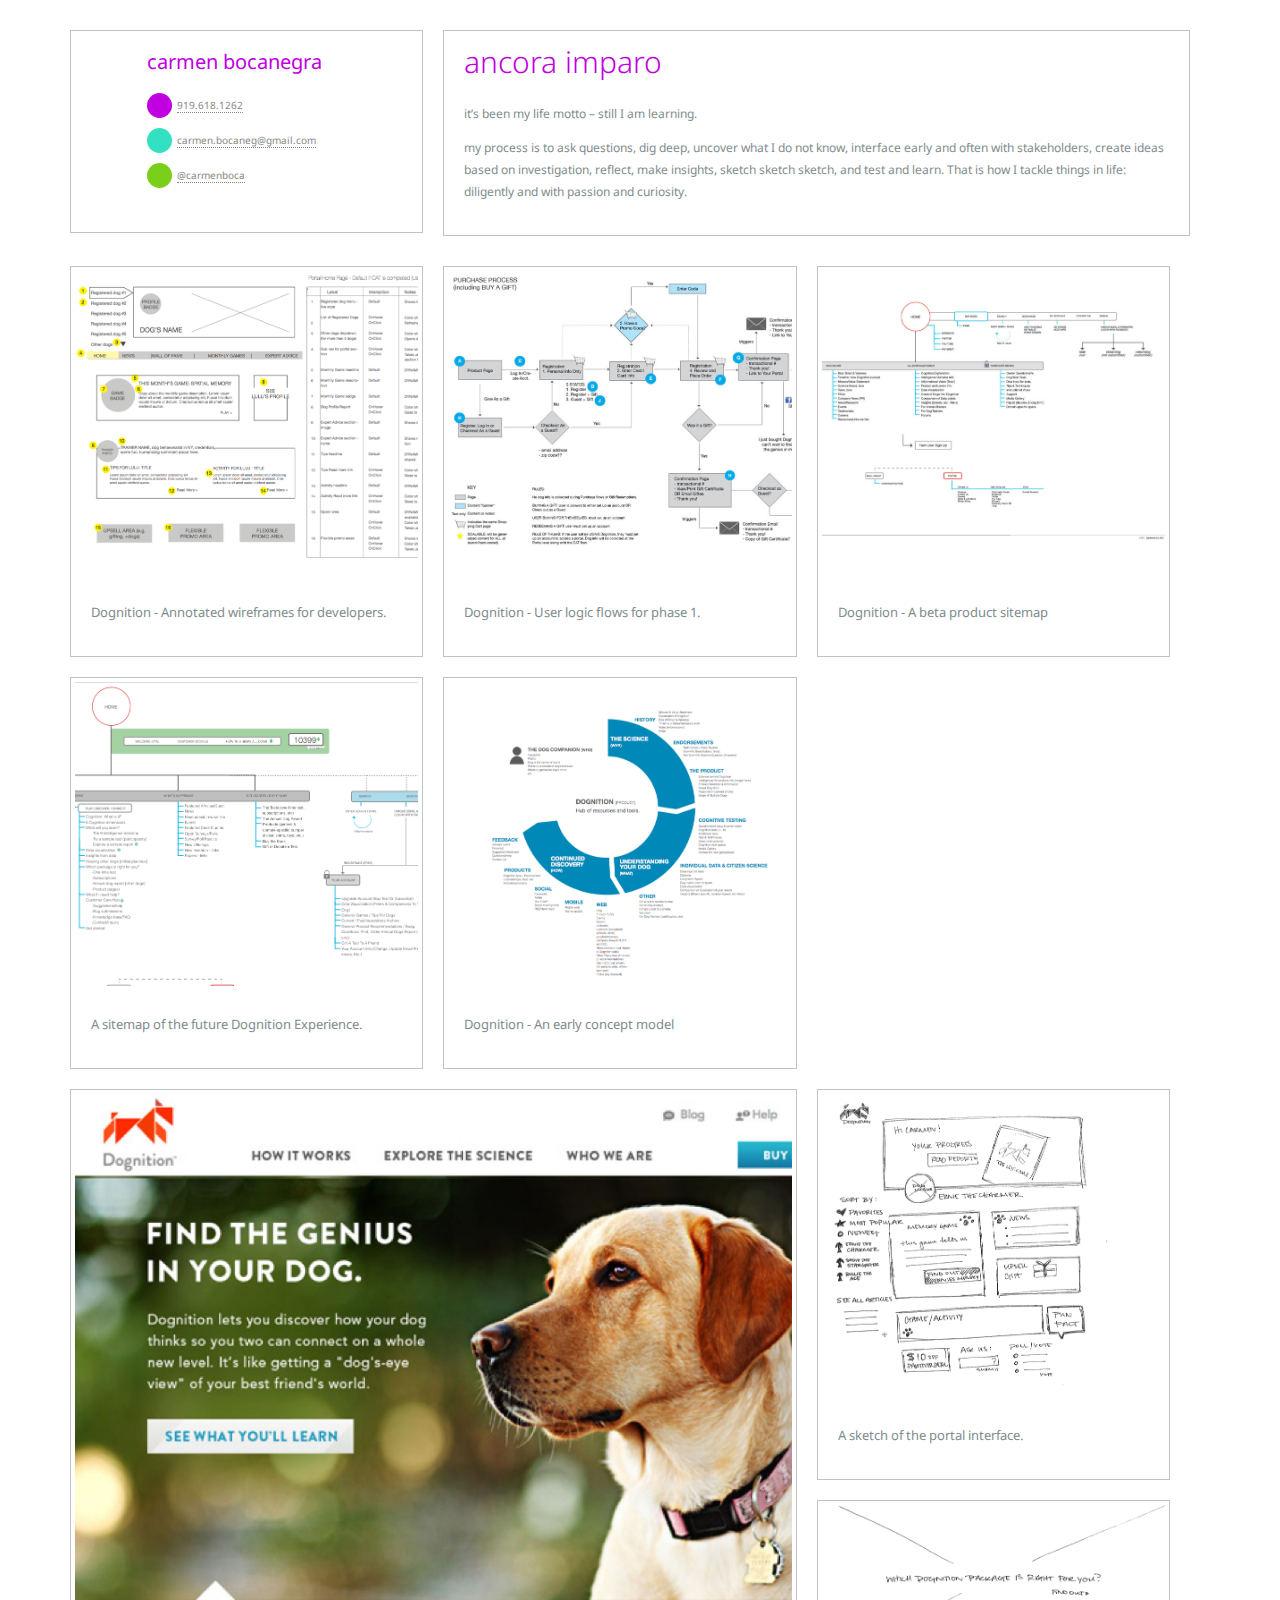
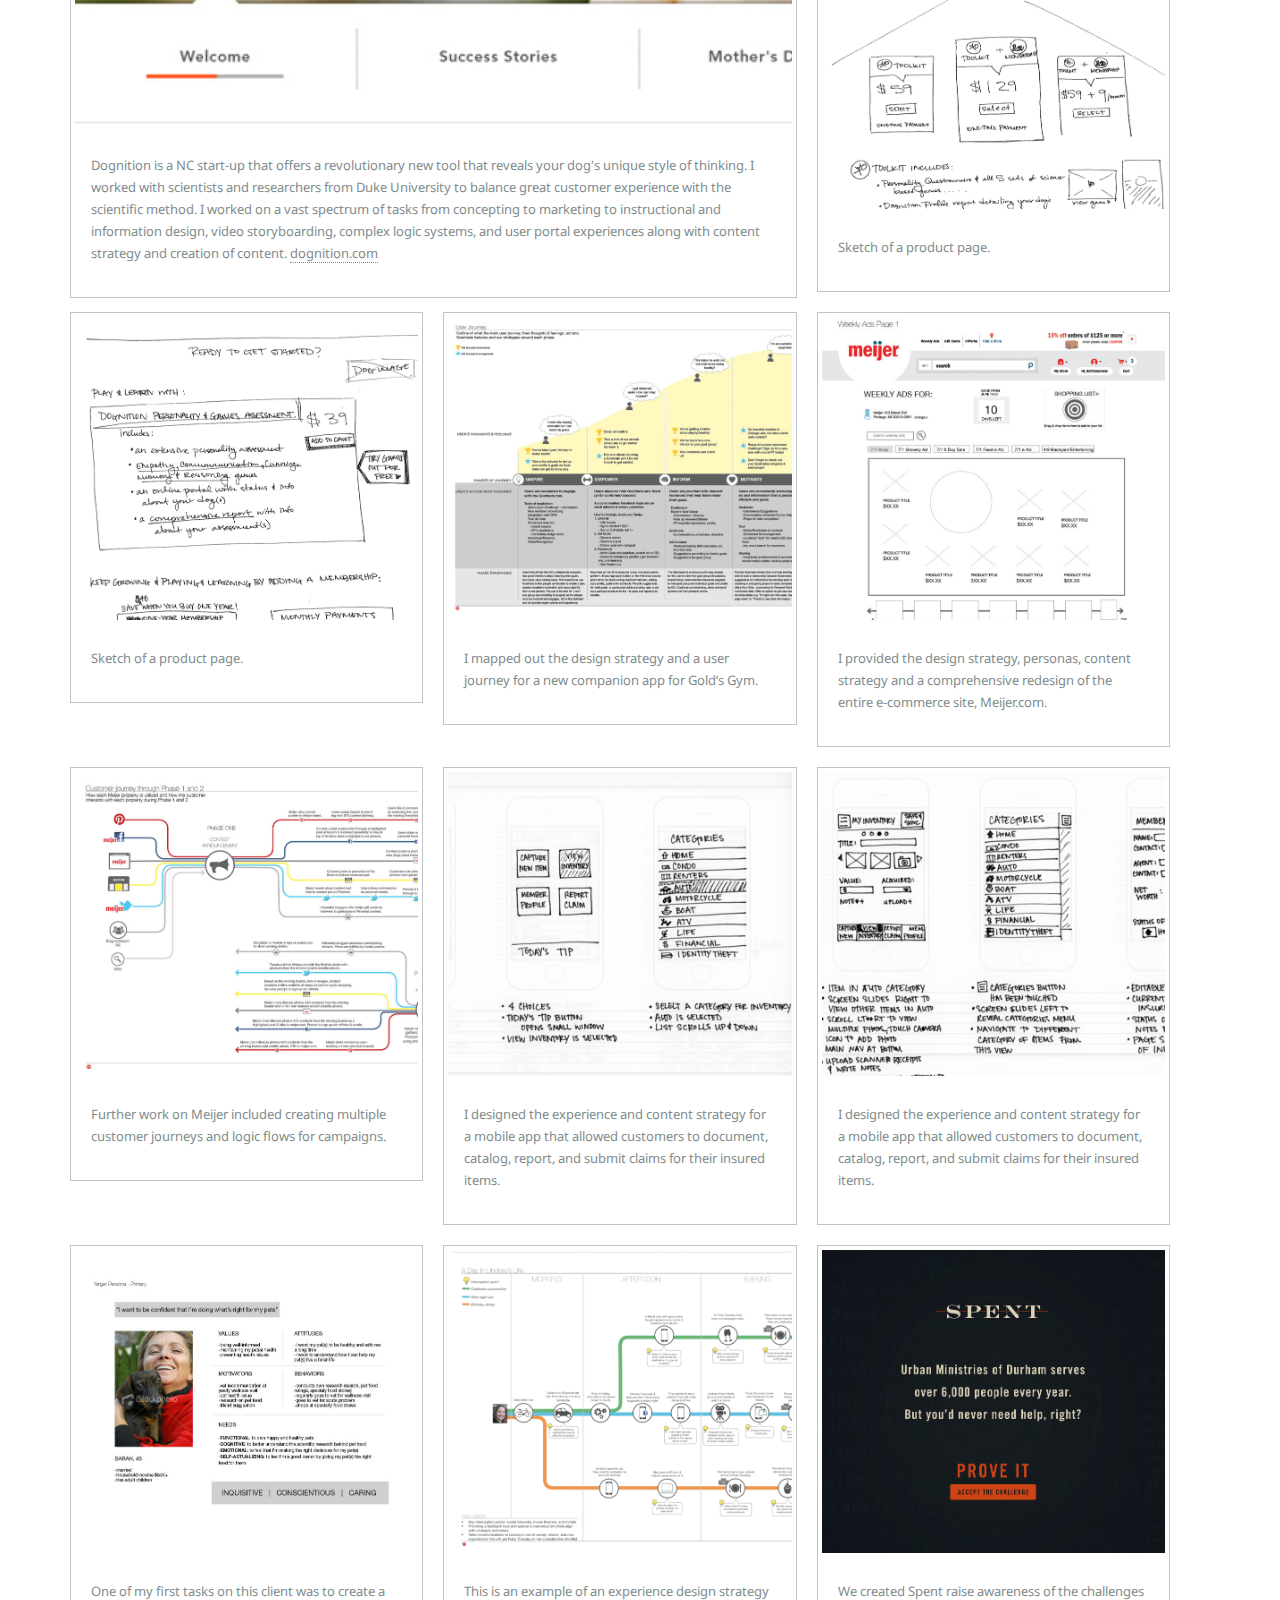
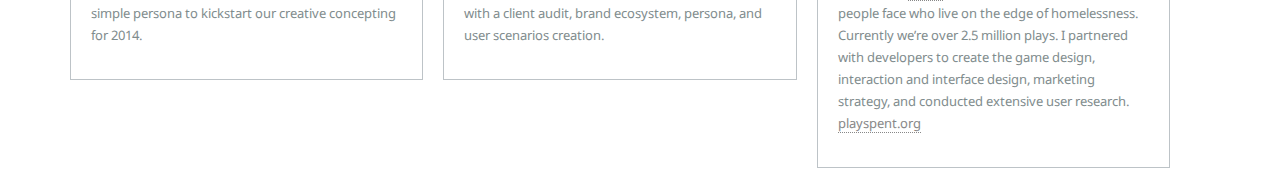
<file: index.html>
<!DOCTYPE html>
<html class="no-js">
    <head>
        <meta charset="utf-8">
        <meta http-equiv="X-UA-Compatible" content="IE=edge,chrome=1">
        <title>Carmen Bocanegra - User Experience Designer</title>
        <meta name="description" content="">
        <meta name="viewport" content="width=device-width">
        <link href='http://fonts.googleapis.com/css?family=Noto+Sans:400,700' rel='stylesheet' type='text/css'>
        <link rel="stylesheet" href="css/normalize.min.css">
        <link rel="stylesheet" href="css/simplegrid.css">
        <link rel="stylesheet" href="css/magnific-popup.css">
        <link rel="stylesheet" href="css/main.css">

        <!--[if lt IE 9]>
            <script src="http://html5shiv.googlecode.com/svn/trunk/html5.js"></script>
        <![endif]-->
    </head>
    <body>

        <div class="grid">

            <div class="col-1-1 header">
                <div class="col-4-12">
                    <section class="logo-section">
                        <div class="centered">
                            <h3>carmen bocanegra</h3>

                            <ul>
                                <li><div class="circle wisteria"></div><a href="tel:919-618-1262">919.618.1262</a></li>
                                <li><div class="circle peter-river"></div><a href="mailto:carmen.bocaneg@gmail.com">carmen.bocaneg@gmail.com</a></li>
                                <li><div class="circle emerald"></div><a href="https://twitter.com/carmenboca">@carmenboca</a></li>
                            </ul> 
                        </div>
                    </section>
                </div>

                <div class="col-8-12">
                    <section class="about-me">
                        <h1>ancora imparo</h1>
                        <p>it’s been my life motto – still I am learning. </p>

                        <p>my process is to ask questions, dig deep, uncover what I do not know, interface early and often with stakeholders, create ideas based on investigation, reflect, make insights, sketch sketch sketch, and test and learn. That is how I tackle things in life: diligently and with passion and curiosity.</p>
                    </section>
                </div>

            </div>

            <div class="col-1-1 projects">
                <!--<div class="col-4-12">
                    <div class="image-container">
                        <a href="/resources/dognition1.pdf" target="_blank"><img src="/imgs/projects/dognition1.jpg" class="images" /></a>
                        <p>Customer journeys of the Dognition Experience.</p>
                    </div>
                </div>-->


                <div class="col-4-12">
                    <div class="image-container">
                    <a href="/resources/dognition3.pdf" target="_blank"><img src="/imgs/projects/dognition3.jpg" class="images" /></a>
                    <p>Dognition - Annotated wireframes for developers.</p>
                    </div>
                </div>
                <div class="col-4-12">
                    <div class="image-container">
                        <a href="/resources/dognition2.jpg" class="image-link" target="_blank"><img src="/imgs/projects/dognition2.jpg" class="images" /></a>
                        <p>Dognition - User logic flows for phase 1.</p>
                    </div>
                </div>                
                <div class="col-4-12">
                    <div class="image-container">
                    <a href="/resources/dognition4.jpg" class="image-link" target="_blank"><img src="/imgs/projects/dognition4.jpg" class="images" /></a>
                    <p>Dognition - A beta product sitemap</p>
                    </div>
                </div>
                <div class="col-4-12">
                    <div class="image-container">
                    <a href="/resources/dognition5.pdf" target="_blank"><img src="/imgs/projects/dognition5.jpg" class="images" /></a>
                    <p>A sitemap of the future Dognition Experience.</p>
                    </div>
                </div>
                <div class="col-4-12">
                    <div class="image-container">
                    <a href="/resources/dognition6.pdf" target="_blank"><img src="/imgs/projects/dognition6.jpg" class="images" /></a>
                    <p>Dognition - An early concept model</p>
                    </div>
                </div> 
                <div class="col-8-12">
                    <div class="image-container">
                    <a href="/resources/dognition7.jpg" class="image-link" target="_blank"><img src="/imgs/projects/dognition7.jpg" class="images" /></a>
                    <p>Dognition is a NC start-up that offers a revolutionary new tool that reveals your dog's unique style of thinking. I worked with scientists and researchers from Duke University to balance great customer experience with the scientific method. I worked on a vast spectrum of tasks from concepting to marketing to instructional and information design, video storyboarding, complex logic systems, and user portal experiences along with content strategy and creation of content. <a href="http://dognition.com" target="_blank">dognition.com</a></p>
                    </div>
                </div>
                <div class="col-4-12">
                    <div class="image-container">
                    <a href="/resources/sketch1.jpg" class="image-link" target="_blank"><img src="/imgs/projects/sketch1.jpg" class="images" /></a>
                    <p>A sketch of the portal interface.</p>
                    </div>
                </div>
                <div class="col-4-12">
                    <div class="image-container">
                    <a href="/resources/sketch2.jpg" class="image-link" target="_blank"><img src="/imgs/projects/sketch2.jpg" class="images" /></a>
                    <p>Sketch of a product page.</p>
                    </div>
                </div>                                
                <div class="col-4-12">
                    <div class="image-container">
                    <a href="/resources/sketch3.jpg" class="image-link" target="_blank"><img src="/imgs/projects/sketch3.jpg" class="images" /></a>
                    <p>Sketch of a product page.</p>
                    </div>
                </div>       
                <div class="col-4-12">
                    <div class="image-container">
                    <a href="/resources/goalmate.pdf" target="_blank"><img src="/imgs/projects/goalmate.jpg" class="images" /></a>
                    <p>I mapped out the design strategy and a user journey for a new companion app for Gold’s Gym. </p>
                    </div>
                </div>   
                <div class="col-4-12">
                    <div class="image-container">
                    <a href="/resources/meijer1.pdf" target="_blank"><img src="/imgs/projects/meijer1.jpg" class="images" /></a>
                    <p>I provided the design strategy, personas, content strategy and a comprehensive redesign of the entire e-commerce site, Meijer.com.</p>
                    </div>
                </div>
                <div class="col-4-12">
                    <div class="image-container">
                    <a href="/resources/meijer2.pdf" target="_blank"><img src="/imgs/projects/meijer2.jpg" class="images" /></a>
                    <p>Further work on Meijer included creating multiple customer journeys and logic flows for campaigns.</p>
                    </div>
                </div>
                <div class="col-4-12">
                    <div class="image-container">
                    <a href="/resources/nationwide1.jpg" class="image-link" target="_blank"><img src="/imgs/projects/nationwide1.jpg" class="images" /></a>
                    <p>I designed the experience and content strategy for a mobile app that allowed customers to document, catalog, report, and submit claims for their insured items.</p>
                    </div>
                </div>
                <div class="col-4-12">
                    <div class="image-container">
                    <a href="/resources/nationwide2.jpg" class="image-link" target="_blank"><img src="/imgs/projects/nationwide2.jpg" class="images" /></a>
                    <p>I designed the experience and content strategy for a mobile app that allowed customers to document, catalog, report, and submit claims for their insured items.</p>
                    </div>
                </div>   
                <div class="col-4-12">
                    <div class="image-container">
                    <a href="/resources/canin1.jpg" class="image-link" target="_blank"><img src="/imgs/projects/canin1.jpg" class="images" /></a>
                    <p>One of my first tasks on this client was to create a simple persona to kickstart our creative concepting for 2014.</p>
                    </div>
                </div>
                <div class="col-4-12">
                    <div class="image-container">
                    <a href="/resources/rubytuesday.pdf" target="_blank"><img src="/imgs/projects/rubytuesday.jpg" class="images" /></a>
                    <p>This is an example of an experience design strategy with a client audit, brand ecosystem,  persona, and user scenarios creation. </p>
                    </div>
                </div>
                <div class="col-4-12">
                    <div class="image-container">
                    <a href="/resources/spent.png" class="image-link" target="_blank"><img src="/imgs/projects/spent.jpg" class="images" /></a>
                    <p>We created <a href="http://playspent.org">Spent</a> raise awareness of the challenges people face who live on the edge of homelessness. Currently we’re over 2.5 million plays. I partnered with developers to create the game design, interaction and interface design, marketing strategy, and conducted extensive user research. <a href="http://playspent.org" target="_blank">playspent.org</a></p>
                    </div>
                </div>                                                   
            </div>

        </div>

        <script src="http://ajax.googleapis.com/ajax/libs/jquery/1.10.1/jquery.min.js"></script>
        <script src="js/jquery.magnific-popup.min.js"></script>
        <script src="js/main.js"></script>

        <script>
          (function(i,s,o,g,r,a,m){i['GoogleAnalyticsObject']=r;i[r]=i[r]||function(){
          (i[r].q=i[r].q||[]).push(arguments)},i[r].l=1*new Date();a=s.createElement(o),
          m=s.getElementsByTagName(o)[0];a.async=1;a.src=g;m.parentNode.insertBefore(a,m)
          })(window,document,'script','//www.google-analytics.com/analytics.js','ga');

          ga('create', 'UA-42456823-1', 'karmiekarm.com');
          ga('send', 'pageview');

        </script>
    </body>
</html>
</file>
<file: css/simplegrid.css>
/*
  Simple Grid
  Learn More - http://dallasbass.com/simple-grid-a-lightweight-responsive-css-grid/
  Project Page - http://thisisdallas.github.com/Simple-Grid/
  Author - Dallas Bass
  Site - dallasbass.com
*/

*, *:after, *:before {
	-webkit-box-sizing: border-box;
	-moz-box-sizing: border-box;
	box-sizing: border-box;
}

body {
	margin: 0px;
}

[class*='col-'] {
	float: left;
	padding-right: 20px;
}

[class*='col-']:last-of-type {
	padding-right: 20px;
}

.grid {
	width: 100%;
	max-width: 1140px;
	min-width: 755px;
	margin: 0 auto;
	overflow: hidden;
}

.grid:after {
	content: "";
	display: table;
	clear: both;
}

.grid-pad {
	padding: 20px 0 0px 20px;
}

.grid-pad > [class*='col-']:last-of-type {
	padding-right: 20px;
}

.push-right {
	float: right;
}

/* Content Columns */

.col-1-1 {
	width: 100%;
}
.col-2-3, .col-8-12 {
	width: 66.66%;
}

.col-1-2, .col-6-12 {
	width: 50%;
}

.col-1-3, .col-4-12 {
	width: 33.33%;
}

.col-1-4, .col-3-12 {
	width: 25%;
}

.col-1-5 {
	width: 20%;
}

.col-1-6, .col-2-12 {
	width: 16.667%;
}

.col-1-7 {
	width: 14.28%;
}

.col-1-8 {
	width: 12.5%;
}

.col-1-9 {
	width: 11.1%;
}

.col-1-10 {
	width: 10%;
}

.col-1-11 {
	width: 9.09%;
}

.col-1-12 {
	width: 8.33%
}

/* Layout Columns */

.col-11-12 {
	width: 91.66%
}

.col-10-12 {
	width: 83.333%;
}

.col-9-12 {
	width: 75%;
}

.col-5-12 {
	width: 41.66%;
}

.col-7-12 {
	width: 58.33%
}

@media handheld, only screen and (max-width: 767px) {

	
	.grid {
		width: 100%;
		min-width: 0;
		margin-left: 0px;
		margin-right: 0px;
		padding-left: 0px;
		padding-right: 0px;
	}
	
	[class*='col-'] {
		width: auto;
		float: none;
		margin-left: 0px;
		margin-right: 0px;
		margin-top: 10px;
		margin-bottom: 10px;
		padding-left: 20px;
		padding-right: 20px;
	}

	[class*='col-']:last-of-type {
		padding-right: 0px;
	}
}
</file>
<file: css/main.css>
/* ==========================================================================
   HTML5 Boilerplate styles - h5bp.com (generated via initializr.com)
   ========================================================================== */

html,
button,
input,
select,
textarea {
    color: #222;
    margin:0;
    padding:0;
}

body {
    font-size: 1em;
    line-height: 1.4;
    margin:0;
    padding:0;
}

::-moz-selection {
    background: #b3d4fc;
    text-shadow: none;
}

::selection {
    background: #b3d4fc;
    text-shadow: none;
}

hr {
    display: block;
    height: 1px;
    border: 0;
    border-top: 1px solid #ccc;
    margin: 1em 0;
    padding: 0;
}

img {
    vertical-align: middle;
}

fieldset {
    border: 0;
    margin: 0;
    padding: 0;
}

textarea {
    resize: vertical;
}

.chromeframe {
    margin: 0.2em 0;
    background: #ccc;
    color: #000;
    padding: 0.2em 0;
}


/* ==========================================================================
   Author's custom styles
   ========================================================================== */

body{
    font-family: 'Noto Sans', sans-serif;
    color: #7f8c8d;
    font-size: 13px;
    line-height: 22px;
}

a{
    color: #888;
    text-decoration: none;
    border-bottom: 1px dotted #888;
}

.grid{
    position: relative;
}

.col-8-12 article:not(:first-child){
    border-top:1px solid black;
    margin-top: 30px;
}

.col-1-1{
    padding-left:0px;
    margin-top:30px;
    padding-right:0;
}

.projects .col-4-12{
    margin-bottom: 20px;
}

.image-container{
    border:1px solid #bdc3c7;
    min-height: 360px;
}

.image-container p{
    padding: 0 20px 20px 20px;
    font-size: 13px;
    line-height: 22px;
}

.logo-section{
    background-color: #fff;
    border: 1px solid #bdc3c7;
    color:#888;
    min-height: 203px;
    position: relative;
}

.logo-section h3{
    font-weight: 400;
    font-size: 20px;
    margin: 0px auto;
    color: #C000E1;
}

.logo-section .centered{
    position: absolute;
    top: 0px;
    left: 50%;
    margin: 20px 0 0 -100px;
}

.about-me{
    font-size: 12px;
    border: 1px solid #bdc3c7;
    padding: 20px 10px 20px 20px;
    margin-right:0px;
}

.about-me h1{
    font-size: 30px;
    font-weight: 300;
    padding:0;
    margin:0 0 30px 0;
    color: #C000E1;
}

.images{
    border:4px solid #fff;
    width:100%;
    padding:0;
    margin-bottom:10px;
}

.header{
    padding-right: 20px;
}

section ul{
    padding:2px 0 0 0;
    list-style-type: none;
    line-height: 35px
}

section ul li{
    padding:0;
    position: relative;
    padding-left: 3em;
    font-size: 10px;
}

.signature{
    display: block;
    text-align: right;
    padding-right: 30px;
}

.header [class*='col-']:last-of-type {
    padding-right: 0px;
}

.circle{
    position: relative;
    width: 2.5em; height: 2.5em;
    border-radius: 50%;
    background: lightblue;
    position: absolute;
    top: .5em;
    left:0;
}

.wisteria{
    background:#C000E1;
}

.peter-river{
    background: #33E0C2;
}

.emerald{
    background: #7ACF1A;
}



/* ==========================================================================
   Media Queries
   ========================================================================== */

@media only screen and (min-width: 35em) {

}

@media handheld, only screen and (max-width: 767px) {

    .col-8-12{
        margin-left: 0px;
        padding:0;
    }

    .projects .col-8-12{
        padding:20px;
    }
    
    .col-3-12{
        width: 100%;
        max-width: 900px;
        padding:0;
    }

    .col-4-12 .centered{
        position: absolute;
        top: 0px;
        left: 20px;
        margin: 20px 0 0 0px;
    }

    .circle{
        top: .5em;
    }

    .about-me{
        padding:30px 30px 20px 20px;
        margin:0 20px 0 20px;
    }

    .logo-section{
        height: 180px;
        min-height: 10px;
    }

    .col-1-1{
        padding:0px;
        margin:0;
    }

    .images{
        width:100%;
        padding:0;
    }

    [class*='col-']:last-of-type {
        padding-right: 0px;
    }
}

@media print,
       (-o-min-device-pixel-ratio: 5/4),
       (-webkit-min-device-pixel-ratio: 1.25),
       (min-resolution: 120dpi) {

}

/* ==========================================================================
   Helper classes
   ========================================================================== */

.ir {
    background-color: transparent;
    border: 0;
    overflow: hidden;
    *text-indent: -9999px;
}

.ir:before {
    content: "";
    display: block;
    width: 0;
    height: 150%;
}

.hidden {
    display: none !important;
    visibility: hidden;
}

.visuallyhidden {
    border: 0;
    clip: rect(0 0 0 0);
    height: 1px;
    margin: -1px;
    overflow: hidden;
    padding: 0;
    position: absolute;
    width: 1px;
}

.visuallyhidden.focusable:active,
.visuallyhidden.focusable:focus {
    clip: auto;
    height: auto;
    margin: 0;
    overflow: visible;
    position: static;
    width: auto;
}

.invisible {
    visibility: hidden;
}

.clearfix:before,
.clearfix:after {
    content: " ";
    display: table;
}

.clearfix:after {
    clear: both;
}

.clearfix {
    *zoom: 1;
}

/* ==========================================================================
   Print styles
   ========================================================================== */

@media print {
    * {
        background: transparent !important;
        color: #000 !important; /* Black prints faster: h5bp.com/s */
        box-shadow: none !important;
        text-shadow: none !important;
    }

    a,
    a:visited {
        text-decoration: underline;
    }

    a[href]:after {
        content: " (" attr(href) ")";
    }

    abbr[title]:after {
        content: " (" attr(title) ")";
    }

    /*
     * Don't show links for images, or javascript/internal links
     */

    .ir a:after,
    a[href^="javascript:"]:after,
    a[href^="#"]:after {
        content: "";
    }

    pre,
    blockquote {
        border: 1px solid #999;
        page-break-inside: avoid;
    }

    thead {
        display: table-header-group; /* h5bp.com/t */
    }

    tr,
    img {
        page-break-inside: avoid;
    }

    img {
        max-width: 100% !important;
    }

    @page {
        margin: 0.5cm;
    }

    p,
    h2,
    h3 {
        orphans: 3;
        widows: 3;
    }

    h2,
    h3 {
        page-break-after: avoid;
    }
}
</file>
